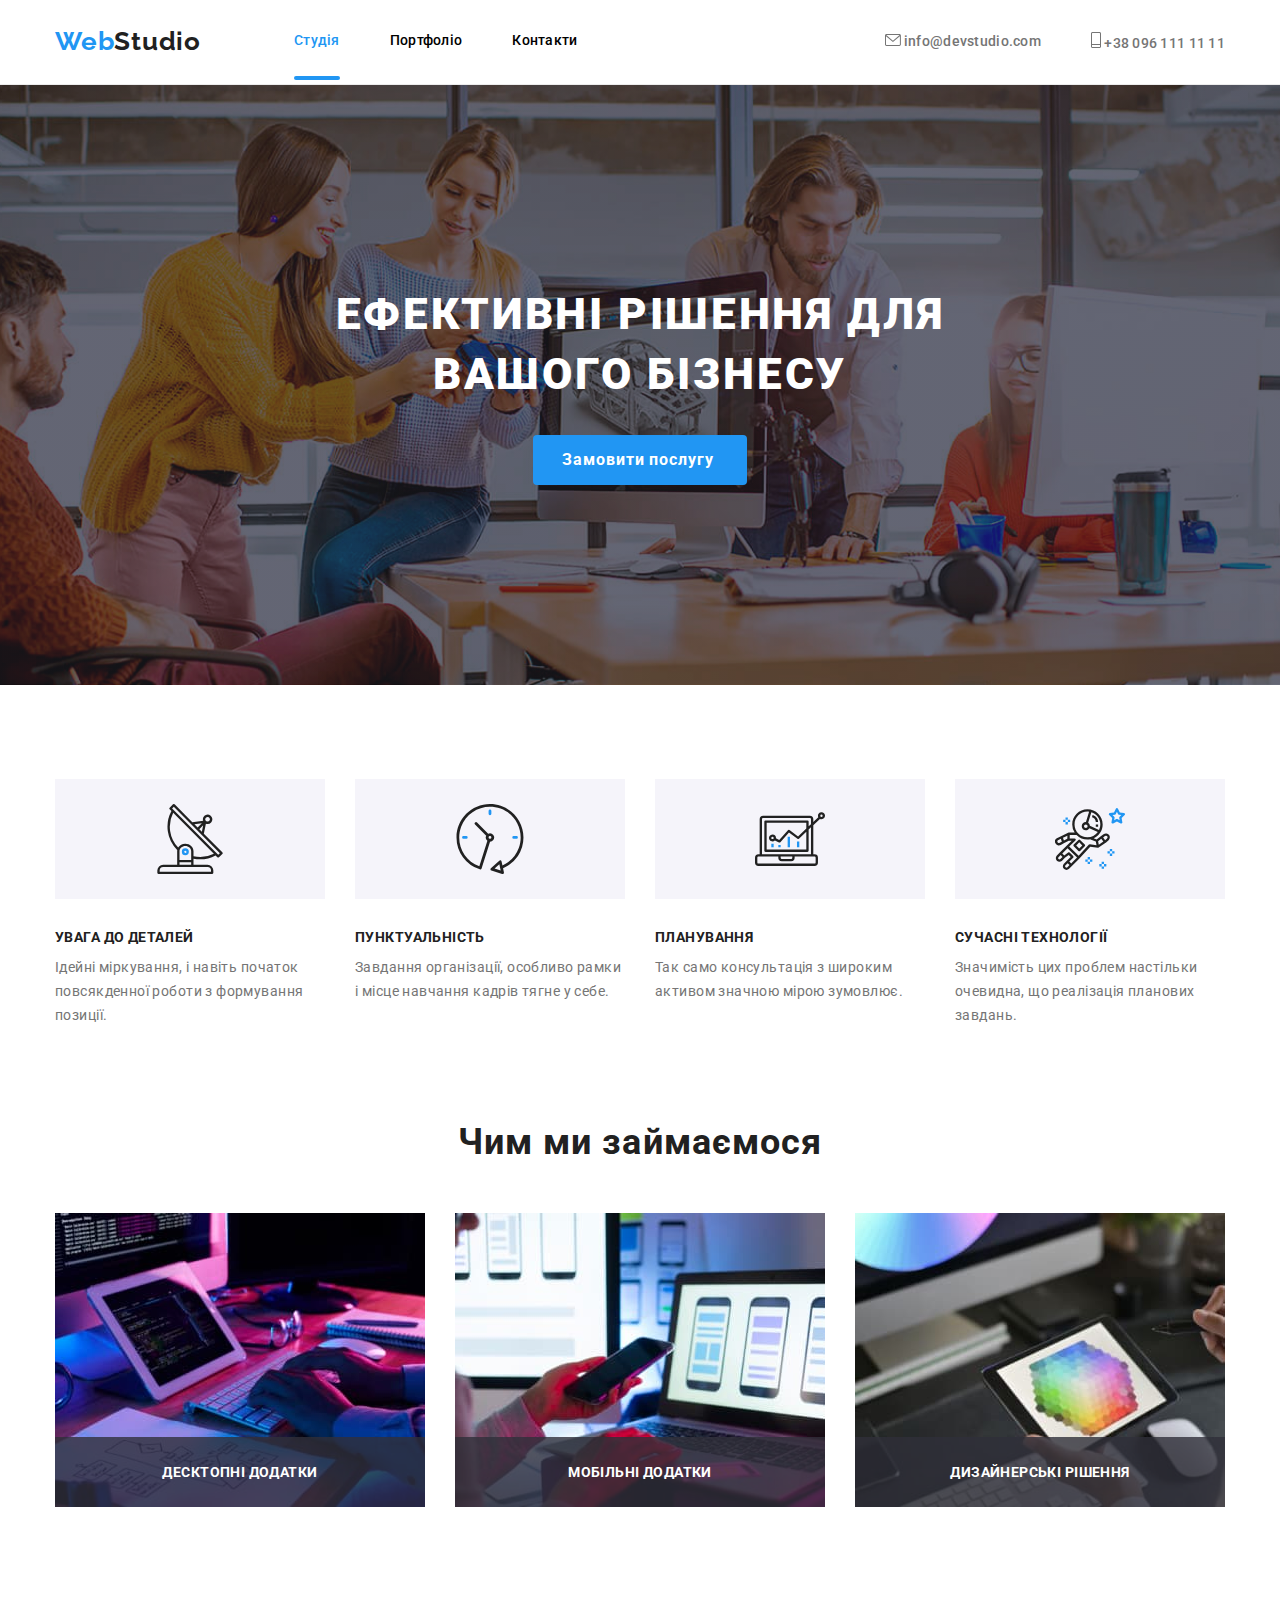
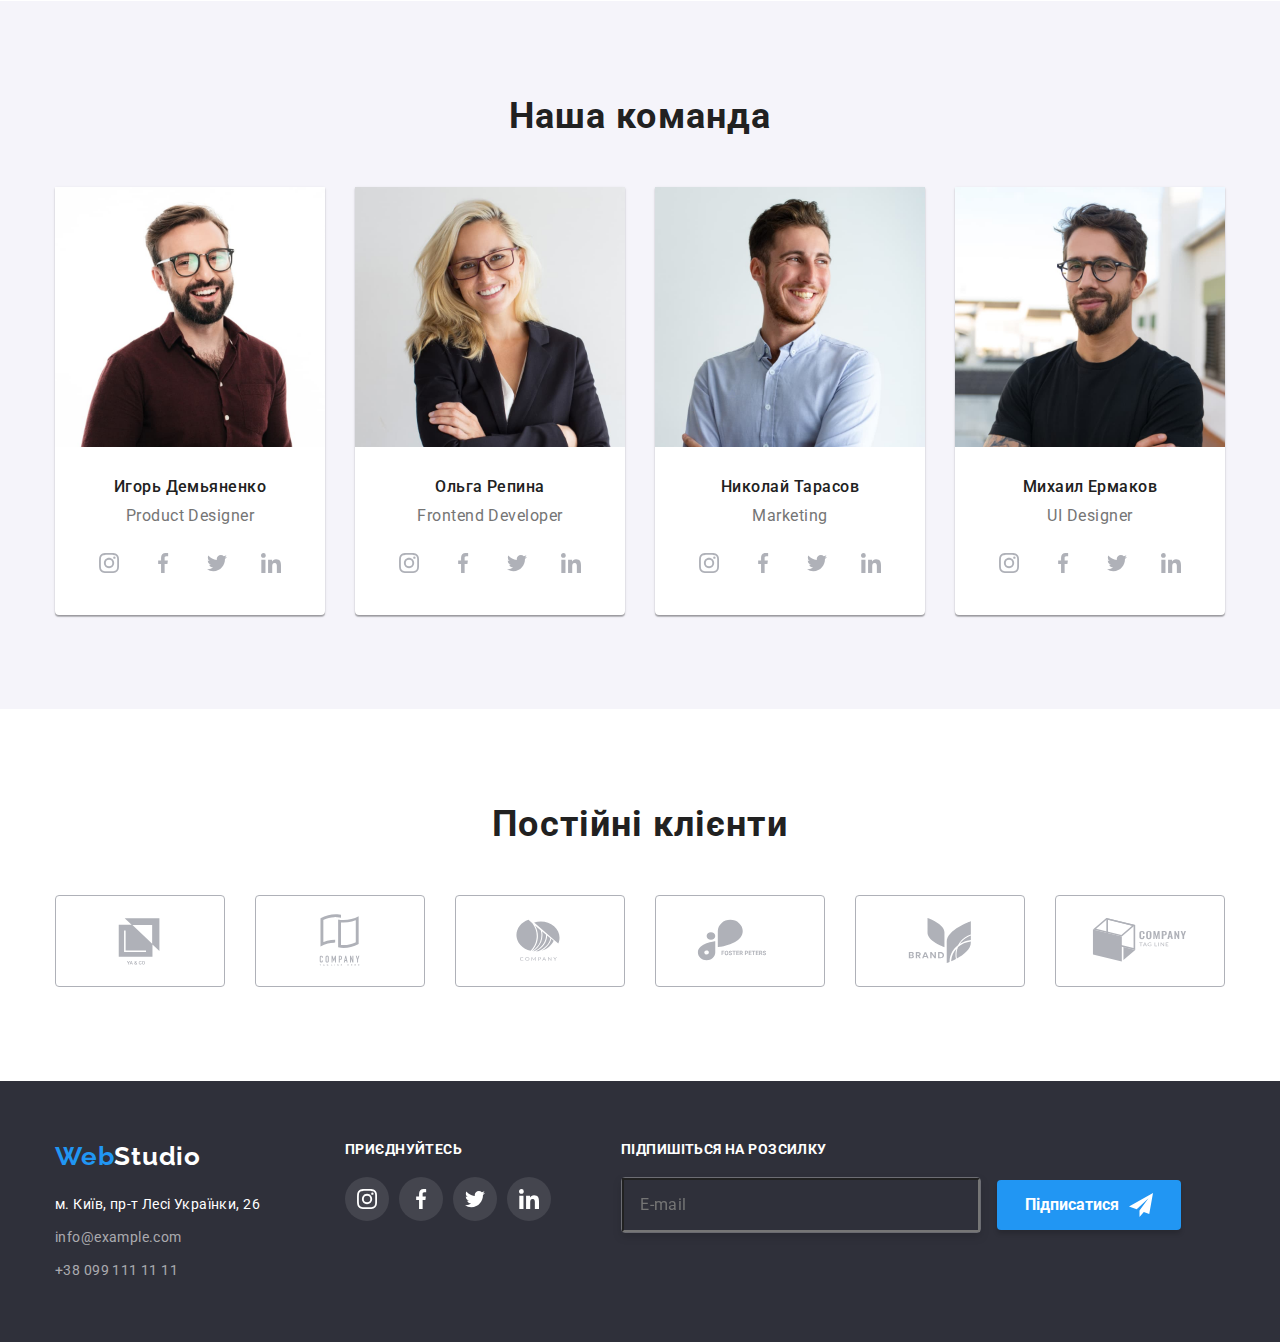
<file: index.html>
<!DOCTYPE html>
<html lang="uk">
  <head>
    <meta charset="UTF-8" />
    <meta http-equiv="X-UA-Compatible" content="IE=edge" />
    <meta name="viewport" content="width=device-width, initial-scale=1.0" />
    <link
      rel="stylesheet"
      href="https://cdnjs.cloudflare.com/ajax/libs/modern-normalize/1.1.0/modern-normalize.min.css"
    />
    <!-- Fonts start -->
    <link rel="preconnect" href="https://fonts.googleapis.com" />
    <link rel="preconnect" href="https://fonts.gstatic.com" crossorigin />
    <link
      href="https://fonts.googleapis.com/css2?family=Raleway:wght@700&family=Roboto:wght@400;500;700;900&display=swap"
      rel="stylesheet"
    />
    <!-- Fonts end -->

    <title>WebStudio</title>
    <link rel="stylesheet" href="./css/style.css" />
  </head>

  <body class="body" data-page="">
    <!-- heder -->

    <header class="heder">
      <div class="conteiner heder-conteiner">
        <a href="index.html" class="heder-logo link">
          <span class="logo-accent">Web</span><span class="logo-main-dark">Studio</span>
        </a>
        <nav class="heder-nav">
          <ul class="list heder-list">
            <li class="heder-item">
              <a href="index.html" class="heder-link link current">Студія</a>
            </li>
            <li class="heder-item">
              <a href="portfolio.html" class="heder-link link">Портфоліо</a>
            </li>
            <li class="heder-item">
              <a href="" class="heder-link link">Контакти</a>
            </li>
          </ul>
        </nav>
        <ul class="list heder-list">
          <li class="heder-item">
            <a href="mailto:info@devstudio.com" class="heder-link-contact link">
              <svg class="contact-icon" width="16" height="12">
                <use href="./images/icons.svg#email"></use>
              </svg>
              info@devstudio.com
            </a>
          </li>
          <li class="heder-item">
            <a href="tel:+380961111111" class="heder-link-contact link">
              <svg class="contact-icon" width="10" height="16">
                <use href="./images/icons.svg#tel"></use>
              </svg>
              +38 096 111 11 11
            </a>
          </li>
        </ul>
      </div>
    </header>

    <main>
      <!-- hero -->

      <section class="hero">
        <div class="conteiner">
          <h1 class="mail-title">Ефективні рішення для вашого бізнесу</h1>
          <button class="hero-btn" type="button" data-modal-open>Замовити послугу</button>
        </div>
      </section>

      <!-- benefits -->

      <section class="section benefist">
        <div class="conteiner">
          <h2 hidden>Наши особенности</h2>
          <ul class="list benefist-list">
            <li class="benefist-item">
              <div class="benefist-box">
                <svg class="benefist-icon" width="70" height="70">
                  <use href="./images/icons.svg#antenna"></use>
                </svg>
              </div>
              <h3 class="subtitle benefist-title">УВАГА ДО ДЕТАЛЕЙ</h3>
              <p class="benefist-desc">
                Ідейні міркування, і навіть початок повсякденної роботи з формування позиції.
              </p>
            </li>
            <li class="benefist-item">
              <div class="benefist-box">
                <svg class="benefist-icon" width="70" height="70">
                  <use href="./images/icons.svg#clock"></use>
                </svg>
              </div>
              <h3 class="subtitle benefist-title">ПУНКТУАЛЬНІСТЬ</h3>
              <p class="benefist-desc">
                Завдання організації, особливо рамки і місце навчання кадрів тягне у себе.
              </p>
            </li>
            <li class="benefist-item">
              <div class="benefist-box">
                <svg class="benefist-icon" width="70" height="70">
                  <use href="./images/icons.svg#diagram"></use>
                </svg>
              </div>
              <h3 class="subtitle benefist-title">ПЛАНУВАННЯ</h3>
              <p class="benefist-desc">
                Так само консультація з широким активом значною мірою зумовлює.
              </p>
            </li>
            <li class="benefist-item">
              <div class="benefist-box">
                <svg class="benefist-icon" width="70" height="70">
                  <use href="./images/icons.svg#astronaut"></use>
                </svg>
              </div>
              <h3 class="subtitle benefist-title">СУЧАСНІ ТЕХНОЛОГІЇ</h3>
              <p class="benefist-desc">
                Значимість цих проблем настільки очевидна, що реалізація планових завдань.
              </p>
            </li>
          </ul>
        </div>
      </section>

      <!-- work's -->

      <section class="section works">
        <div class="conteiner">
          <h2 class="title works-title">Чим ми займаємося</h2>
          <ul class="list works-list">
            <li class="works-item">
              <img
                src="./images/main/works/box1.jpg"
                alt="розробка десктопних додатків"
                width="370"
                height="294"
              />
              <div class="works-subtitle-box">
                <h3 class="works-subtitle">Десктопні додатки</h3>
              </div>
            </li>

            <li class="works-item">
              <img
                src="./images/main/works/box2.jpg"
                alt="разработка мобільних додатків"
                width="370"
                height="294"
              />
              <div class="works-subtitle-box">
                <h3 class="works-subtitle">Мобільні додатки</h3>
              </div>
            </li>
            <li class="works-item">
              <img
                src="./images/main/works/box3.jpg"
                alt="Дизайнерські рішення"
                width="370"
                height="294"
              />
              <div class="works-subtitle-box">
                <h3 class="works-subtitle">Дизайнерські рішення</h3>
              </div>
            </li>
          </ul>
        </div>
      </section>

      <!-- team -->

      <section class="section team">
        <div class="conteiner">
          <h2 class="title team-title">Наша команда</h2>
          <ul class="list team-list">
            <li class="team-item">
              <img
                src="./images/main/team/employee1.jpg"
                alt="Игорь Демьяненко"
                width="270"
                height="260"
              />
              <div class="team-images-desc">
                <h3 class="subtitle team-images">Игорь Демьяненко</h3>
                <p lang="en" class="team-desc">Product Designer</p>
                <ul class="social list">
                  <li class="social-item">
                    <a
                      class="social-link link"
                      href=""
                      target="_blank"
                      rel="nooperent noreferrer"
                      aria-label="instagram"
                    >
                      <svg class="social-icon" width="20" height="20">
                        <use href="./images/icons.svg#instagram"></use>
                      </svg>
                    </a>
                  </li>
                  <li class="social-item">
                    <a
                      class="social-link link"
                      href=""
                      target="_blank"
                      rel="nooperent noreferrer"
                      aria-label="facebook"
                    >
                      <svg class="social-icon" width="20" height="20">
                        <use href="./images/icons.svg#facebook"></use>
                      </svg>
                    </a>
                  </li>
                  <li class="social-item">
                    <a
                      class="social-link link"
                      href=""
                      target="_blank"
                      rel="nooperent noreferrer"
                      aria-label="twitter"
                    >
                      <svg class="social-icon" width="20" height="20">
                        <use href="./images/icons.svg#twitter"></use>
                      </svg>
                    </a>
                  </li>
                  <li class="social-item">
                    <a
                      class="social-link link"
                      href=""
                      target="_blank"
                      rel="nooperent noreferrer"
                      aria-label="Linkedin"
                    >
                      <svg class="social-icon" width="20" height="20">
                        <use href="./images/icons.svg#linkedin"></use>
                      </svg>
                    </a>
                  </li>
                </ul>
              </div>
            </li>
            <li class="team-item">
              <img
                src="./images/main/team/employee2.jpg"
                alt="Ольга Репина"
                width="270"
                height="260"
              />
              <div class="team-images-desc">
                <h3 class="subtitle team-images">Ольга Репина</h3>
                <p lang="en" class="team-desc">Frontend Developer</p>
                <ul class="social list">
                  <li class="social-item">
                    <a
                      class="social-link link"
                      href=""
                      target="_blank"
                      rel="nooperent noreferrer"
                      aria-label="instagram"
                    >
                      <svg class="social-icon" width="20" height="20">
                        <use href="./images/icons.svg#instagram"></use>
                      </svg>
                    </a>
                  </li>
                  <li class="social-item">
                    <a
                      class="social-link link"
                      href=""
                      target="_blank"
                      rel="nooperent noreferrer"
                      aria-label="facebook"
                    >
                      <svg class="social-icon" width="20" height="20">
                        <use href="./images/icons.svg#facebook"></use>
                      </svg>
                    </a>
                  </li>
                  <li class="social-item">
                    <a
                      class="social-link link"
                      href=""
                      target="_blank"
                      rel="nooperent noreferrer"
                      aria-label="twitter"
                    >
                      <svg class="social-icon" width="20" height="20">
                        <use href="./images/icons.svg#twitter"></use>
                      </svg>
                    </a>
                  </li>
                  <li class="social-item">
                    <a
                      class="social-link link"
                      href=""
                      target="_blank"
                      rel="nooperent noreferrer"
                      aria-label="Linkedin"
                    >
                      <svg class="social-icon" width="20" height="20">
                        <use href="./images/icons.svg#linkedin"></use>
                      </svg>
                    </a>
                  </li>
                </ul>
              </div>
            </li>
            <li class="team-item">
              <img
                src="./images/main/team/employee3.jpg"
                alt="Николай Тарасов"
                width="270"
                height="260"
              />
              <div class="team-images-desc">
                <h3 class="subtitle team-images">Николай Тарасов</h3>
                <p lang="en" class="team-desc">Marketing</p>
                <ul class="social list">
                  <li class="social-item">
                    <a
                      class="social-link link"
                      href=""
                      target="_blank"
                      rel="nooperent noreferrer"
                      aria-label="instagram"
                    >
                      <svg class="social-icon" width="20" height="20">
                        <use href="./images/icons.svg#instagram"></use>
                      </svg>
                    </a>
                  </li>
                  <li class="social-item">
                    <a
                      class="social-link link"
                      href=""
                      target="_blank"
                      rel="nooperent noreferrer"
                      aria-label="facebook"
                    >
                      <svg class="social-icon" width="20" height="20">
                        <use href="./images/icons.svg#facebook"></use>
                      </svg>
                    </a>
                  </li>
                  <li class="social-item">
                    <a
                      class="social-link link"
                      href=""
                      target="_blank"
                      rel="nooperent noreferrer"
                      aria-label="twitter"
                    >
                      <svg class="social-icon" width="20" height="20">
                        <use href="./images/icons.svg#twitter"></use>
                      </svg>
                    </a>
                  </li>
                  <li class="social-item">
                    <a
                      class="social-link link"
                      href=""
                      target="_blank"
                      rel="nooperent noreferrer"
                      aria-label="Linkedin"
                    >
                      <svg class="social-icon" width="20" height="20">
                        <use href="./images/icons.svg#linkedin"></use>
                      </svg>
                    </a>
                  </li>
                </ul>
              </div>
            </li>
            <li class="team-item">
              <img
                src="./images/main/team/employee4.jpg"
                alt="Михаил Ермаков"
                width="270"
                height="260"
              />
              <div class="team-images-desc">
                <h3 class="subtitle team-images">Михаил Ермаков</h3>
                <p lang="en" class="team-desc">UI Designer</p>
                <ul class="social list">
                  <li class="social-item">
                    <a
                      class="social-link link"
                      href=""
                      target="_blank"
                      rel="nooperent noreferrer"
                      aria-label="instagram"
                    >
                      <svg class="social-icon" width="20" height="20">
                        <use href="./images/icons.svg#instagram"></use>
                      </svg>
                    </a>
                  </li>
                  <li class="social-item">
                    <a
                      class="social-link link"
                      href=""
                      target="_blank"
                      rel="nooperent noreferrer"
                      aria-label="facebook"
                    >
                      <svg class="social-icon" width="20" height="20">
                        <use href="./images/icons.svg#facebook"></use>
                      </svg>
                    </a>
                  </li>
                  <li class="social-item">
                    <a
                      class="social-link link"
                      href=""
                      target="_blank"
                      rel="nooperent noreferrer"
                      aria-label="twitter"
                    >
                      <svg class="social-icon" width="20" height="20">
                        <use href="./images/icons.svg#twitter"></use>
                      </svg>
                    </a>
                  </li>
                  <li class="social-item">
                    <a
                      class="social-link link"
                      href=""
                      target="_blank"
                      rel="nooperent noreferrer"
                      aria-label="Linkedin"
                    >
                      <svg class="social-icon" width="20" height="20">
                        <use href="./images/icons.svg#linkedin"></use>
                      </svg>
                    </a>
                  </li>
                </ul>
              </div>
            </li>
          </ul>
        </div>
      </section>

      <!-- Clients -->

      <section class="section client-section">
        <div class="container">
          <h2 class="title">Постійні клієнти</h2>
          <ul class="list clients-list">
            <li class="item">
              <a href="" class="client-link">
                <svg class="icon" width="106" height="60">
                  <use href="./images/icons.svg#logo-1"></use>
                </svg>
              </a>
            </li>
            <li class="item">
              <a href="" class="client-link">
                <svg class="icon" width="106" height="60">
                  <use href="./images/icons.svg#logo-2"></use>
                </svg>
              </a>
            </li>
            <li class="item">
              <a href="" class="client-link">
                <svg class="icon" width="106" height="60">
                  <use href="./images/icons.svg#logo-3"></use>
                </svg>
              </a>
            </li>
            <li class="item">
              <a href="" class="client-link">
                <svg class="icon" width="106" height="60">
                  <use href="./images/icons.svg#logo-4"></use>
                </svg>
              </a>
            </li>
            <li class="item">
              <a href="" class="client-link">
                <svg class="icon" width="106" height="60">
                  <use href="./images/icons.svg#logo-5"></use>
                </svg>
              </a>
            </li>
            <li class="item">
              <a href="" class="client-link">
                <svg class="icon" width="106" height="60">
                  <use href="./images/icons.svg#logo-6"></use>
                </svg>
              </a>
            </li>
          </ul>
        </div>
      </section>
    </main>

    <!-- footer -->

    <footer class="footer">
      <div class="footer-box">
        <div class="footer-conteiner">
          <a href="index.html" class="footer-logo link">
            <span class="logo-accent">Web</span><span class="logo-main-light">Studio</span>
          </a>
          <address class="contact-adderss">
            <p class="contact-address-desc">м. Київ, пр-т Лесі Українки, 26</p>
            <ul class="list contact-list">
              <li class="contact-item">
                <a href="mailto:info@example.com" class="contact-link link">info@example.com</a>
              </li>
              <li class="contact-item">
                <a href="tel:+380991111111" class="contact-link link">+38 099 111 11 11</a>
              </li>
            </ul>
          </address>
        </div>
        <div class="footer-social">
          <h2 class="footer-social-title">приєднуйтесь</h2>
          <ul class="list footer-social-list">
            <li class="item">
              <a
                class="footer-social-link social-link link"
                href=""
                target="_blank"
                rel="nooperent noreferrer"
                aria-label="instagram"
              >
                <svg class="footer-social-icon" width="20" height="20">
                  <use href="./images/icons.svg#instagram"></use>
                </svg>
              </a>
            </li>
            <li class="item">
              <a
                class="footer-social-link social-link link"
                href=""
                target="_blank"
                rel="nooperent noreferrer"
                aria-label="facebook"
              >
                <svg class="footer-social-icon" width="20" height="20">
                  <use href="./images/icons.svg#facebook"></use>
                </svg>
              </a>
            </li>
            <li class="item">
              <a
                class="footer-social-link social-link link"
                href=""
                target="_blank"
                rel="nooperent noreferrer"
                aria-label="twitter"
              >
                <svg class="footer-social-icon" width="20" height="20">
                  <use href="./images/icons.svg#twitter"></use>
                </svg>
              </a>
            </li>
            <li class="item">
              <a
                class="footer-social-link social-link link"
                href=""
                target="_blank"
                rel="nooperent noreferrer"
                aria-label="Linkedin"
              >
                <svg class="footer-social-icon" width="20" height="20">
                  <use href="./images/icons.svg#linkedin"></use>
                </svg>
              </a>
            </li>
          </ul>
        </div>
        <div class="footer-register-form">
          <h2 class="footer-register-form-list">Підпишіться на розсилку</h2>
          <label class="footer-register-label">
            <input class="footer-register-input" name="email" type="email" placeholder="E-mail" />
          </label>

          <button class="footer-register-btn" type="submit">
            Підписатися
            <svg class="footer-register-btn-icon" width="24" height="24">
              <use href="./images/icons.svg#icon-send"></use>
            </svg>
          </button>
        </div>
      </div>
    </footer>

    <!-- Modal window -->

    <div class="backdrop is-hidden" data-modal>
      <div class="modal">
        <button class="modal-btn" data-modal-close>
          <svg class="modal-btn-icon" width="18" height="18">
            <use href="./images/icons.svg#icon-close"></use>
          </svg>
        </button>
        <form class="register-form" name="modal-form">
          <strong class="register-form-title">Залиште свої дані, ми вам передзвонимо</strong>

          <div class="register-form-group" role="group">
            <label class="regisret-form-wrap">
              <span class="register-form-label">Ім'я</span>

              <input class="register-form-input" name="name" type="text" />
              <svg class="register-form-icon" width="18" height="18">
                <use href="./images/icons.svg#modal-person"></use>
              </svg>
            </label>

            <label class="regisret-form-wrap">
              <span class="register-form-label">Телефон</span>

              <input class="register-form-input" name="phone" type="tel" />
              <svg class="register-form-icon" width="18" height="18">
                <use href="./images/icons.svg#modal-phone"></use>
              </svg>
            </label>

            <label class="regisret-form-wrap">
              <span class="register-form-label">Пошта</span>
              <input class="register-form-input" name="email" type="email" />
              <svg class="register-form-icon" width="18" height="18">
                <use href="./images/icons.svg#modal-email "></use>
              </svg>
            </label>

            <label class="regisret-form-wrap">
              <span class="register-form-label">Коментар</span>
              <textarea
                class="register-form-massege"
                name="feedback"
                rows="5"
                placeholder="Введіть текст"
              ></textarea>
            </label>

            <label class="register-form-agreement">
              <input class="register-checkbox visuaaly-hidden" type="checkbox" name="agreement" />
              <svg class="register-icon" width="16" height="15">
                <use
                  class="register-icon-uncheck"
                  href="./images/icons.svg#modal-checkbox-border"
                ></use>
                <use
                  class="register-icon-check"
                  href="./images/icons.svg#modal-checkbox-check"
                ></use>
              </svg>

              <span class="register-form-agreement-text">
                Погоджуюся з розсилкою та приймаю
                <a class="register-form-agreement-link" href="">Умови договору</a>
              </span>
            </label>

            <button class="register-form-btn" type="submit">Відправити</button>
          </div>
        </form>
      </div>
    </div>

    <script src="./JS/modal.js"></script>
  </body>
</html>
</file>
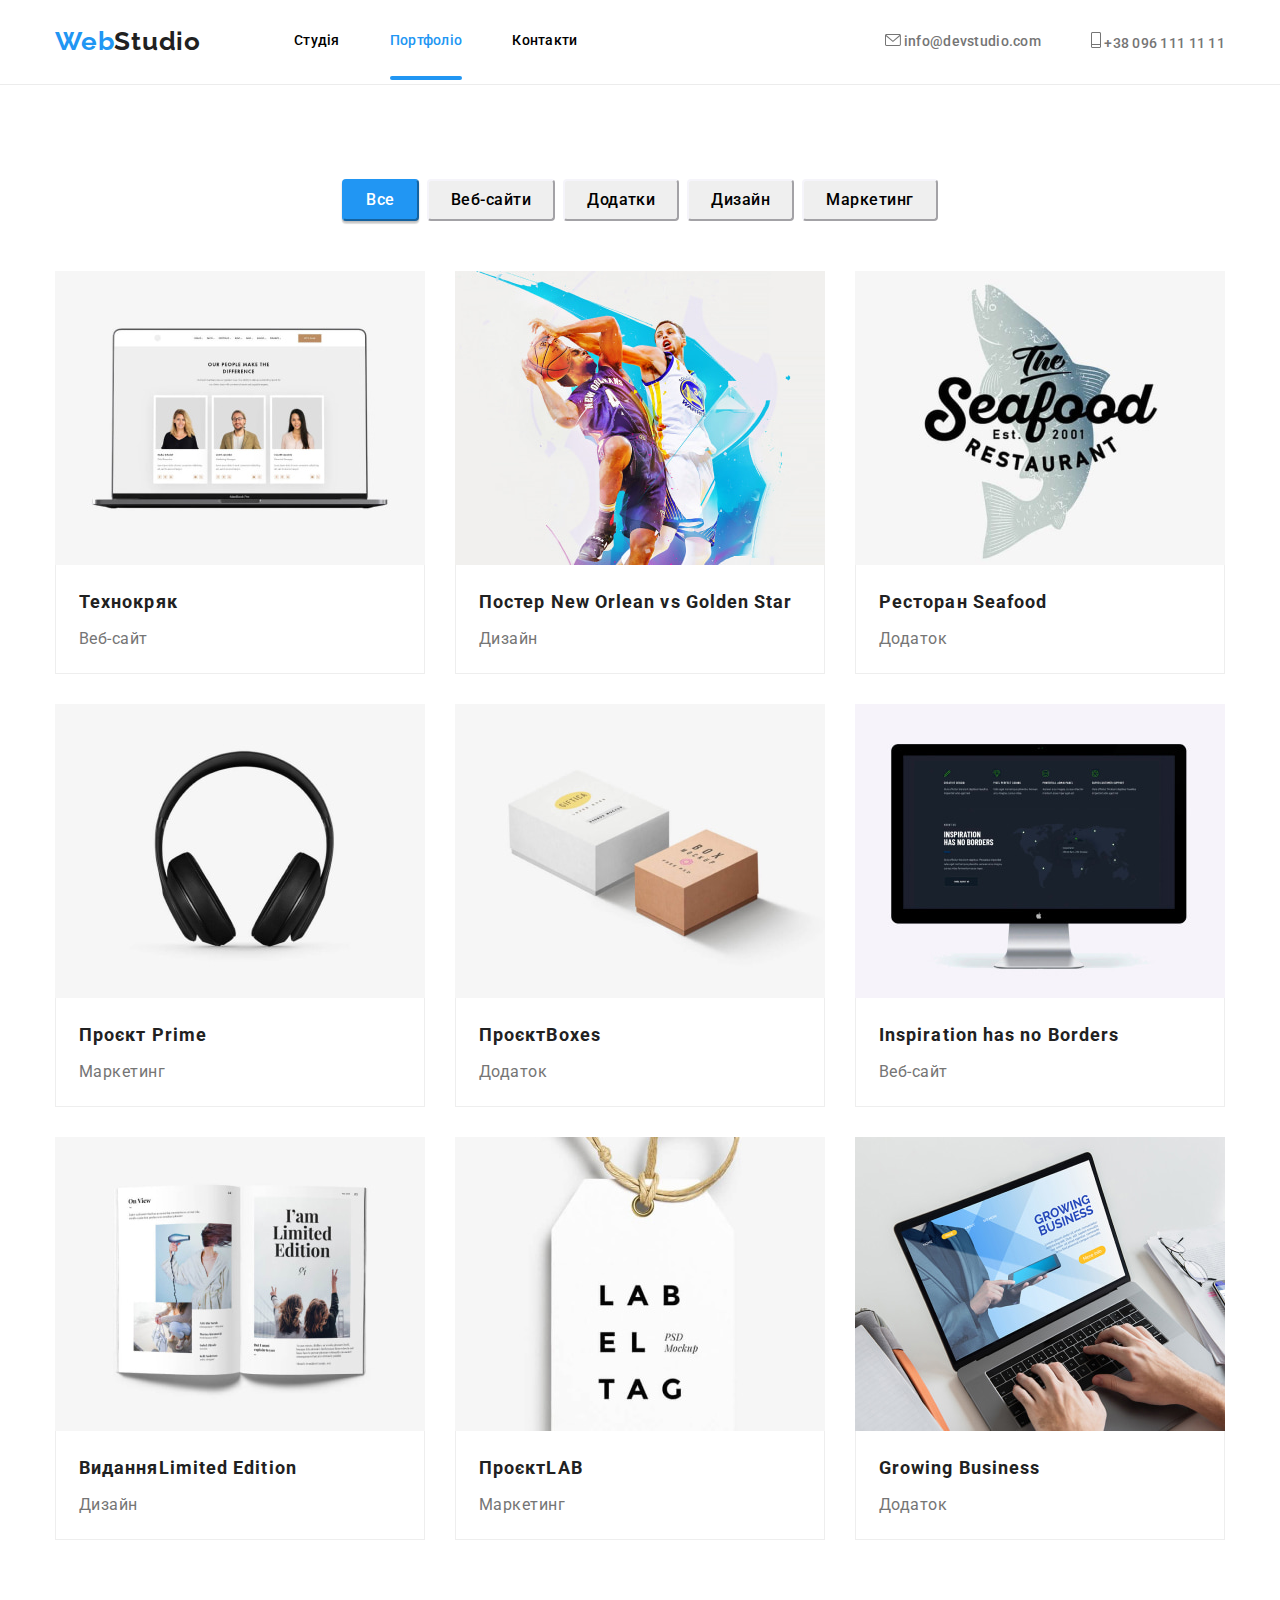
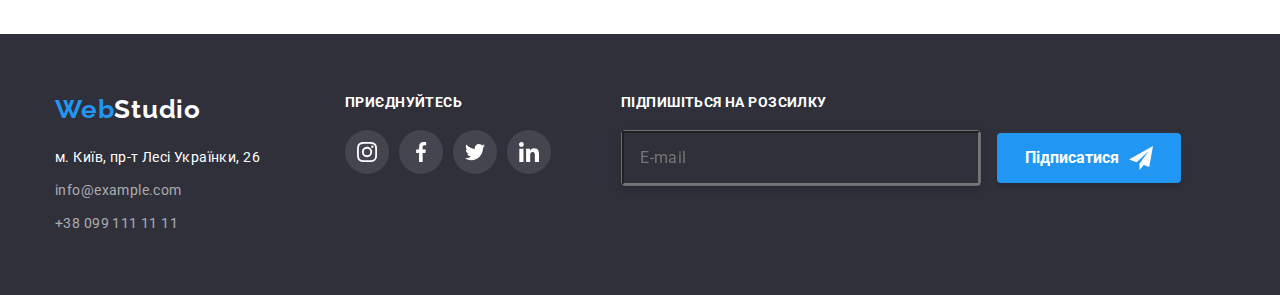
<file: portfolio.html>
<!DOCTYPE html>
<html lang="uk">
  <head>
    <meta charset="UTF-8" />
    <meta http-equiv="X-UA-Compatible" content="IE=edge" />
    <meta name="viewport" content="width=device-width, initial-scale=1.0" />

    <link
      rel="stylesheet"
      href="https://cdnjs.cloudflare.com/ajax/libs/modern-normalize/1.1.0/modern-normalize.min.css"
    />

    <!-- Fonts start -->
    <link rel="preconnect" href="https://fonts.googleapis.com" />
    <link rel="preconnect" href="https://fonts.gstatic.com" crossorigin />
    <link
      href="https://fonts.googleapis.com/css2?family=Raleway:wght@700&family=Roboto:wght@400;500;700;900&display=swap"
      rel="stylesheet"
    />
    <!-- Fonts end -->

    <title>Portfolio</title>
    <link rel="stylesheet" href="./css/style.css" />
  </head>

  <body class="body">
    <!-- heder -->
    <header class="heder">
      <div class="conteiner heder-conteiner">
        <a href="index.html" class="heder-logo link">
          <span class="logo-accent">Web</span><span class="logo-main-dark">Studio</span>
        </a>
        <nav class="heder-nav">
          <ul class="list heder-list">
            <li class="heder-item">
              <a href="index.html" class="heder-link link">Студія</a>
            </li>
            <li class="heder-item">
              <a href="portfolio.html" class="heder-link link current">Портфоліо</a>
            </li>
            <li class="heder-item">
              <a href="" class="heder-link link">Контакти</a>
            </li>
          </ul>
        </nav>
        <ul class="list heder-list">
          <li class="heder-item">
            <a href="mailto:info@devstudio.com" class="heder-link-contact link">
              <svg class="contact-icon" width="16" height="12">
                <use href="./images/icons.svg#email"></use>
              </svg>
              info@devstudio.com
            </a>
          </li>
          <li class="heder-item">
            <a href="tel:+380961111111" class="heder-link-contact link">
              <svg class="contact-icon" width="10" height="16">
                <use href="./images/icons.svg#tel"></use>
              </svg>
              +38 096 111 11 11
            </a>
          </li>
        </ul>
      </div>
    </header>

    <main>
      <!-- portfolio-filter -->

      <section class="section">
        <div class="conteiner portfolio">
          <h1 hidden>Вибір рабіт</h1>
          <ul class="list portfolio-filret-list">
            <li class="portfolio-filter-item">
              <button type="button" class="btn portfolio-bnt-current">Все</button>
            </li>
            <li class="portfolio-filter-item">
              <button type="button" class="btn portfolio-btn">Веб-сайти</button>
            </li>
            <li class="portfolio-filter-item">
              <button type="button" class="btn portfolio-btn">Додатки</button>
            </li>
            <li class="portfolio-filter-item">
              <button type="button" class="btn portfolio-btn">Дизайн</button>
            </li>
            <li class="portfolio-filter-item">
              <button type="button" class="btn portfolio-btn">Маркетинг</button>
            </li>
          </ul>

          <!-- portfolio -->

          <h2 hidden>Портфоліо</h2>
          <ul class="list portfolio-list">
            <li class="portfolio-item">
              <a href="" class="portfolio-link link">
                <div class="work-thumb">
                  <img
                    src="./images/portfolio/project1.jpg"
                    alt="фотографии работников"
                    width="370"
                    height="294"
                  />
                  <div class="overlay">
                    <p class="overlay-text">
                      Ресурс пропонує комплексні пропозиції з різним рівнем функціоналу та сервісів.
                      Все це дозволить відвідувачу отримати вичерпні відомості про компанію чи
                      приватну особу.
                    </p>
                  </div>
                </div>
                <div class="portfolio-item-desc">
                  <h3 class="subtitle portfolio-title">Технокряк</h3>
                  <p class="portfolio-desc">Веб-сайт</p>
                </div>
              </a>
            </li>
            <li class="portfolio-item">
              <a href="" class="portfolio-link link">
                <img
                  src="./images/portfolio/project2.jpg"
                  alt=",баскетбольний постер"
                  width="370"
                  height="294"
                />
                <div class="portfolio-item-desc">
                  <h3 class="subtitle portfolio-title">
                    Постер <span lang="en">New Orlean vs Golden Star</span>
                  </h3>
                  <p class="portfolio-desc">Дизайн</p>
                </div>
              </a>
            </li>
            <li class="portfolio-item">
              <a href="" class="portfolio-link link">
                <img
                  src="./images/portfolio/project3.jpg"
                  alt="логотип рыбного ресторана"
                  width="370"
                  height="294"
                />
                <div class="portfolio-item-desc">
                  <h3 class="subtitle portfolio-title">Ресторан <span lang="en">Seafood</span></h3>
                  <p class="portfolio-desc">Додаток</p>
                </div>
              </a>
            </li>
            <li class="portfolio-item">
              <a href="" class="portfolio-link link">
                <img
                  src="./images/portfolio/project4.jpg"
                  alt="наушники"
                  width="370"
                  height="294"
                />
                <div class="portfolio-item-desc">
                  <h3 class="subtitle portfolio-title">Проєкт <span lang="en">Prime</span></h3>
                  <p class="portfolio-desc">Маркетинг</p>
                </div>
              </a>
            </li>
            <li class="portfolio-item">
              <a href="" class="portfolio-link link">
                <img
                  src="./images/portfolio/project5.jpg"
                  alt="две коробки"
                  width="370"
                  height="294"
                />
                <div class="portfolio-item-desc">
                  <h3 class="subtitle portfolio-title">Проєкт<span lang="en">Boxes</span></h3>
                  <p class="portfolio-desc">Додаток</p>
                </div>
              </a>
            </li>
            <li class="portfolio-item">
              <a href="" class="portfolio-link link">
                <img
                  src="./images/portfolio/project6.jpg"
                  alt="монитор с изображением гаввной страници Веб-сайта"
                  width="370"
                  height="294"
                />
                <div class="portfolio-item-desc">
                  <h3 class="subtitle portfolio-title" lang="en">Inspiration has no Borders</h3>
                  <p class="portfolio-desc">Веб-сайт</p>
                </div>
              </a>
            </li>
            <li class="portfolio-item">
              <a href="" class="portfolio-link link">
                <img
                  src="./images/portfolio/project7.jpg"
                  alt="раскрытая книга с фотографиями"
                  width="370"
                  height="294"
                />
                <div class="portfolio-item-desc">
                  <h3 class="subtitle portfolio-title">
                    Видання<span lang="en">Limited Edition</span>
                  </h3>
                  <p class="portfolio-desc">Дизайн</p>
                </div>
              </a>
            </li>
            <li class="portfolio-item">
              <a href="" class="portfolio-link link">
                <img
                  src="./images/portfolio/project8.jpg"
                  alt=",бирка с текстом"
                  width="370"
                  height="294"
                />
                <div class="portfolio-item-desc">
                  <h3 class="subtitle portfolio-title">Проєкт<span lang="en">LAB</span></h3>
                  <p class="portfolio-desc">Маркетинг</p>
                </div>
              </a>
            </li>
            <li class="portfolio-item">
              <a href="" class="portfolio-link link">
                <img
                  src="./images/portfolio/project9.jpg"
                  alt="руки набирают текст на клавиатуре ноутбука"
                  width="370"
                  height="294"
                />
                <div class="portfolio-item-desc">
                  <h3 class="subtitle portfolio-title" lang="en">Growing Business</h3>
                  <p class="portfolio-desc">Додаток</p>
                </div>
              </a>
            </li>
          </ul>
        </div>
      </section>
    </main>

    <!-- footer -->

    <footer class="footer">
      <div class="footer-box">
        <div class="footer-conteiner">
          <a href="index.html" class="footer-logo link">
            <span class="logo-accent">Web</span><span class="logo-main-light">Studio</span>
          </a>
          <address class="contact-adderss">
            <p class="contact-address-desc">м. Київ, пр-т Лесі Українки, 26</p>
            <ul class="list contact-list">
              <li class="contact-item">
                <a href="mailto:info@example.com" class="contact-link link">info@example.com</a>
              </li>
              <li class="contact-item">
                <a href="tel:+380991111111" class="contact-link link">+38 099 111 11 11</a>
              </li>
            </ul>
          </address>
        </div>
        <div class="footer-social">
          <h2 class="footer-social-title">приєднуйтесь</h2>
          <ul class="list footer-social-list">
            <li class="item">
              <a
                class="footer-social-link social-link link"
                href=""
                target="_blank"
                rel="nooperent noreferrer"
                aria-label="instagram"
              >
                <svg class="footer-social-icon" width="20" height="20">
                  <use href="./images/icons.svg#instagram"></use>
                </svg>
              </a>
            </li>
            <li class="item">
              <a
                class="footer-social-link social-link link"
                href=""
                target="_blank"
                rel="nooperent noreferrer"
                aria-label="facebook"
              >
                <svg class="footer-social-icon" width="20" height="20">
                  <use href="./images/icons.svg#facebook"></use>
                </svg>
              </a>
            </li>
            <li class="item">
              <a
                class="footer-social-link social-link link"
                href=""
                target="_blank"
                rel="nooperent noreferrer"
                aria-label="twitter"
              >
                <svg class="footer-social-icon" width="20" height="20">
                  <use href="./images/icons.svg#twitter"></use>
                </svg>
              </a>
            </li>
            <li class="item">
              <a
                class="footer-social-link social-link link"
                href=""
                target="_blank"
                rel="nooperent noreferrer"
                aria-label="Linkedin"
              >
                <svg class="footer-social-icon" width="20" height="20">
                  <use href="./images/icons.svg#linkedin"></use>
                </svg>
              </a>
            </li>
          </ul>
        </div>
        <div class="footer-register-form">
          <h2 class="footer-register-form-list">Підпишіться на розсилку</h2>
          <label class="footer-register-label">
            <input class="footer-register-input" name="email" type="email" placeholder="E-mail" />
          </label>

          <button class="footer-register-btn" type="submit">
            Підписатися
            <svg class="footer-register-btn-icon" width="24" height="24">
              <use href="./images/icons.svg#icon-send"></use>
            </svg>
          </button>
        </div>
      </div>
    </footer>
  </body>
</html>
</file>
<file: css/style.css>
:root {
  --primery-text-color: #212121;
  --text-color: #757575;
  --accent-color: #2196f3;
  --white-color: #ffffff;
  --social-link-color: #afb1b8;

  --backgraund1: #2f303a;
  --background3: #f5f4fa;

  --main-font: Roboto;
  --secondary-font: Raleway;

  --animation: 250ms cubic-bezier(0.4, 0, 0.2, 1);
}

h1,
h2,
h3,
h4,
h5,
h6,
p {
  margin: 0px;
}

img {
  display: block;
}

.body {
  color: var(--primery-text-color);
  font-family: var(--main-font), sans-serif;
}

.no-scroll {
  overflow: hidden;
}

.conteiner {
  width: 1200px;
  padding: 0 15px;
  margin-left: auto;
  margin-right: auto;
}

.list {
  list-style: none;
  padding: 0;
  margin: 0;
}

.link {
  font-style: normal;
  text-decoration: none;
}

.title {
  font-weight: 700;
  font-size: 36px;
  line-height: calc(42 / 36);
  text-align: center;
  letter-spacing: 0.03em;
  margin-bottom: 50px;
}
.subtitle {
  margin-bottom: 10px;
}

.section {
  padding-top: 94px;
  max-width: 1600px;
  margin-left: auto;
  margin-right: auto;
}

.visuaaly-hidden {
  position: absolute;
  white-space: nowrap;
  width: 1px;
  height: 1px;
  overflow: hidden;
  border: 0;
  padding: 0;
  clip: rect(0 0 0 0);
  clip-path: inset(50%);
  margin: -1px;
}

/* Header */

.heder {
  border-bottom: 1px solid #ececec;
}

.heder-conteiner {
  display: flex;
  align-items: center;
}

.heder-logo {
  margin-right: 93px;
  padding-top: 24px;
  padding-bottom: 25px;
}

.heder-nav {
  margin-right: auto;
}

.heder-list {
  display: flex;
  gap: 50px;
}

.heder-link {
  display: block;
  font-weight: 500;
  font-size: 14px;
  line-height: calc(16 / 14);
  letter-spacing: 0.02em;
  color: initial;
  padding-top: 32px;
  padding-bottom: 32px;
  transition: color var(--animation);
}

.heder-link:hover,
.heder-link:focus {
  color: var(--accent-color);
}

.current {
  position: relative;
  color: var(--accent-color);
}

.current::after {
  content: '';
  position: relative;
  bottom: -28px;
  left: 0;

  display: block;
  width: 100%;
  height: 4px;

  background: var(--accent-color);
  border-radius: 2px;
}

.heder-link-contact {
  color: var(--text-color);
  text-decoration: none;
  font-weight: 500;
  font-size: 14px;
  line-height: calc(16 / 14);
  letter-spacing: 0.02em;
  padding-top: 32px;
  padding-bottom: 32px;
  transition: color var(--animation);
}

.heder-link-contact:hover,
.heder-link-contact:focus {
  color: var(--accent-color);
}

.contact-icon {
  fill: currentColor;
}

.logo-accent {
  font-family: var(--secondary-font);
  font-weight: 700;
  font-size: 26px;
  line-height: calc(31 / 26);
  letter-spacing: 0.03em;
  color: var(--accent-color);
}

.logo-main-dark {
  font-family: var(--secondary-font);
  font-weight: 700;
  font-size: 26px;
  line-height: calc(31 / 26);
  letter-spacing: 0.03em;
  color: var(--primery-text-color);
}

.logo-main-light {
  font-family: var(--secondary-font);
  font-weight: 700;
  font-size: 26px;
  line-height: calc(31 / 26);
  letter-spacing: 0.03em;
  color: var(--white-color);
}

/* HERO */

.hero {
  max-width: 1600px;
  margin-left: auto;
  margin-right: auto;
  background-color: var(--backgraund1);
  background-image: linear-gradient(90deg, rgba(47, 48, 58, 0.4), rgba(47, 48, 58, 0.4)),
    url(../images/main/hero/hero-bg.png);
  background-repeat: no-repeat;
  background-position: center;
  background-size: cover;
  padding-top: 200px;
  padding-bottom: 200px;
}
.mail-title {
  font-weight: 900;
  color: var(--white-color);
  font-size: 44px;
  line-height: 1.36;
  text-align: center;
  letter-spacing: 0.06em;
  text-transform: uppercase;
  margin-bottom: 30px;
  width: 696px;
  margin-left: auto;
  margin-right: auto;
}

.hero-btn {
  display: block;
  font-family: var(--main-font);
  font-weight: 700;
  font-size: 16px;
  line-height: calc(30 / 16);
  letter-spacing: 0.06em;
  background-color: var(--accent-color);
  color: var(--white-color);
  cursor: pointer;
  border-radius: 4px;
  border: none;
  min-width: 200px;
  min-height: 50px;
  max-width: 250px;
  padding: 9px 33px 9px 29px;
  margin: 0 auto;
}

/* Benefist */

.benefist-list {
  display: flex;
  gap: 30px;
}
.benefist-box {
  height: 120px;
  background-color: var(--background3);
  display: flex;
  align-items: center;
  justify-content: center;
  margin-bottom: 30px;
}

.benefist-item {
  width: 270px;
}

.benefist-title {
  font-weight: 700;
  font-size: 14px;
  line-height: calc(16 / 14);
  letter-spacing: 0.03em;
  text-transform: uppercase;
}

.benefist-desc {
  font-weight: 400;
  font-size: 14px;
  line-height: calc(24 / 14);
  letter-spacing: 0.03em;
  color: var(--text-color);
}

/* WORK'S */

.works {
  padding-bottom: 94px;
}

.works-list {
  display: flex;
  gap: 30px;
}

.works-item {
  position: relative;
}

.works-subtitle-box {
  width: 100%;
  padding-top: 27px;
  padding-bottom: 27px;
  background-color: rgba(47, 48, 58, 0.8);

  position: absolute;
  top: 224px;
}

.works-subtitle {
  color: var(--white-color);
  font-weight: 700;
  font-size: 14px;
  line-height: calc(16 / 14);
  text-align: center;
  letter-spacing: 0.03em;
  text-transform: uppercase;
}

/* TEAM */
.team {
  background-color: var(--background3);
  padding-bottom: 94px;
}

.team-list {
  display: flex;
  gap: 30px;
}

.team-item {
  background-color: var(--white-color);
  box-shadow: 0px 1px 3px rgba(0, 0, 0, 0.12), 0px 1px 1px rgba(0, 0, 0, 0.14),
    0px 2px 1px rgba(0, 0, 0, 0.2);
  border-radius: 0px 0px 4px 4px;
}

.team-images-desc {
  padding-top: 30px;
  padding-bottom: 30px;
}

.team-images {
  font-weight: 500;
  font-size: 16px;
  line-height: calc(19 / 16);
  text-align: center;
  letter-spacing: 0.03em;
}
.team-desc {
  line-height: calc(19 / 16);
  text-align: center;
  letter-spacing: 0.03em;
  color: var(--text-color);
}

/* FOOTER */

.footer {
  background-color: var(--backgraund1);
  padding-top: 60px;
  padding-bottom: 60px;
}

.footer-box {
  display: flex;
  max-width: 1200px;
  margin-left: auto;
  margin-right: auto;
  gap: 70px;
}

.footer-conteiner {
  padding: 0 15px;
}

.footer-logo {
  display: block;
  margin-bottom: 20px;
}

.contact-address-desc {
  font-style: normal;
  font-size: 14px;
  line-height: calc(24 / 14);
  letter-spacing: 0.03em;
  color: var(--white-color);
  margin-bottom: 9px;
}

.contact-item:nth-last-child(2) {
  margin-bottom: 9px;
}

.contact-link {
  font-size: 14px;
  line-height: calc(24 / 14);
  letter-spacing: 0.03em;
  color: rgba(255, 255, 255, 0.6);
  transition: color var(--animation);
}

.contact-link:hover,
.contact-link:focus {
  color: rgba(33, 150, 243, 0.6);
}

.footer-social .footer-social-list {
  display: flex;
  align-items: center;
  justify-content: center;
  gap: 10px;
  margin-top: 20px;
}

.footer-social-title {
  font-weight: 700;
  font-size: 14px;
  line-height: calc(16 / 14);
  letter-spacing: 0.03em;
  text-transform: uppercase;
  color: var(--white-color);
}
.footer-social-link {
  background-color: rgba(255, 255, 255, 0.1);
  fill: var(--white-color);
}

.footer-register-form-list {
  font-weight: 700;
  font-size: 14px;
  line-height: calc(16 / 14);
  letter-spacing: 0.03em;
  text-transform: uppercase;
  color: var(--white-color);
}

.footer-register-label {
  display: inline-block;
  margin-top: 20px;
  margin-right: 12px;
  border: 1px solid rgba(255, 255, 255, 0.3);
  filter: drop-shadow(0px 4px 4px rgba(0, 0, 0, 0.15));
  border-radius: 4px;
}

.footer-register-input {
  min-width: 358px;
  padding: 15px 16px;
  font-size: 16px;
  line-height: calc(20 / 16);
  letter-spacing: 0.03em;
  color: rgba(255, 255, 255, 0.6);
  background-color: var(--backgraund1);
}

.footer-register-btn {
  display: inline-flex;
  align-items: center;
  text-align: center;
  gap: 10px;
  padding: 10px 28px;
  font-weight: 700;
  font-size: 16px;
  line-height: calc(30 / 16);
  color: var(--white-color);
  background-color: var(--accent-color);
  box-shadow: 0px 4px 4px rgba(0, 0, 0, 0.15);
  border: none;
  border-radius: 4px;
  cursor: pointer;
}

.footer-register-btn-icon {
  fill: var(--white-color);
}

/* Portfolio */

.portfolio-filret-list {
  display: flex;
  gap: 8px;
  margin-left: auto;
  margin-right: auto;
  justify-content: center;
  margin-bottom: 50px;
}

.portfolio-title {
  font-weight: 700;
  font-size: 18px;
  line-height: 36px;
  letter-spacing: 0.06em;
  margin-bottom: 4px;
  color: var(--primery-text-color);
}

.portfolio-desc {
  line-height: calc(30 / 16);
  letter-spacing: 0.03em;
  color: var(--text-color);
}

.btn {
  font-family: inherit;
  font-weight: 500;
  font-size: 16px;
  line-height: calc(26 / 16);
  text-align: center;
  letter-spacing: 0.03em;
  cursor: pointer;
  border-radius: 4px;
  padding: 6px 22px;
}
.portfolio-bnt-current {
  color: var(--white-color);
  background-color: var(--accent-color);
  border-color: var(--accent-color);
  box-shadow: 0px 3px 1px rgba(0, 0, 0, 0.1), 0px 1px 2px rgba(0, 0, 0, 0.08),
    0px 2px 2px rgba(0, 0, 0, 0.12);
}

.portfolio-btn {
  border-color: var(--background3);
  transition: color var(--animation), background-color var(--animation),
    border-color var(--animation), box-shadow var(--animation);
}

.portfolio-btn:hover,
.portfolio-btn:focus {
  color: var(--white-color);
  background-color: var(--accent-color);
  border-color: var(--accent-color);
  box-shadow: 0px 3px 1px rgba(0, 0, 0, 0.1), 0px 1px 2px rgba(0, 0, 0, 0.08),
    0px 2px 2px rgba(0, 0, 0, 0.12);
}

.portfolio-list {
  display: flex;
  flex-wrap: wrap;
  gap: 30px;
  margin-bottom: 94px;
}

.portfolio-link {
  display: block;
  transition: box-shadow var(--animation);
}

.portfolio-link:hover,
.portfolio-link:focus {
  box-shadow: 0px 3px 1px rgba(0, 0, 0, 0.1), 0px 1px 2px rgba(0, 0, 0, 0.08),
    0px 2px 2px rgba(0, 0, 0, 0.12);
}

.work-thumb {
  position: relative;
  overflow: hidden;
}

.overlay {
  background-color: rgba(33, 150, 243, 0.9);
  position: absolute;
  top: 0;
  left: 0;
  display: flex;
  align-items: center;
  justify-content: center;
  width: 100%;
  height: 100%;
  padding: 63px 24px;
  transform: translateY(100%);
  transition: transform var(--animation);
}

.portfolio-link:hover .overlay,
.portfolio-link:focus .overlay {
  transform: translateY(0%);
}

.overlay-text {
  color: var(--white-color);

  font-weight: 400;
  font-size: 18px;
  line-height: calc(28 / 18);
  text-align: center;
  letter-spacing: 0.03em;
  text-shadow: 0px 4px 4px rgba(0, 0, 0, 0.25);
  user-select: none;
}

.portfolio-item-desc {
  padding: 19px 23px;
  border-left: 1px solid #eeeeee;
  border-bottom: 1px solid #eeeeee;
  border-right: 1px solid #eeeeee;
}

/* Socials links */

.social {
  display: flex;
  align-items: center;
  justify-content: center;
  gap: 10px;
  margin-top: 16px;
}

.social-link {
  display: flex;
  align-items: center;
  justify-content: center;
  width: 44px;
  height: 44px;
  border-radius: 50%;
  transition: background-color var(--animation);
}

.social-icon {
  fill: var(--social-link-color);
  transition: fill var(--animation);
}

.social-link:hover,
.social-link:focus {
  background-color: var(--accent-color);
}

.social-link:hover .social-icon,
.social-link:focus .social-icon {
  fill: var(--white-color);
}

/* Clients */

.client-section {
  padding-bottom: 94px;
}

.clients-list {
  display: flex;
  align-items: center;
  justify-content: center;
  gap: 30px;
  margin-top: 50px;
}

.client-link {
  width: 170px;
  height: 92px;
  border: 1px solid var(--social-link-color);
  border-radius: 4px;
  display: flex;
  align-items: center;
  justify-content: center;
  transition: border var(--animation);
}

.client-link:hover,
.contact-link:focus {
  border: 1px solid var(--accent-color);
}

.icon {
  fill: var(--social-link-color);
  transition: fill var(--animation);
}
.icon:hover,
.icon:focus {
  fill: var(--accent-color);
}

/* Modal Window */

.backdrop {
  position: fixed;
  top: 0;
  left: 0;
  width: 100%;
  height: 100%;
  background-color: rgba(0, 0, 0, 0.2);
  display: flex;
  align-items: center;
  justify-content: center;
  z-index: 100;
  transition: opacity var(--animation), visibility var(--animation);
}

.backdrop.is-hidden {
  opacity: 0;
  visibility: hidden;
  pointer-events: none;
}

.modal {
  position: absolute;
  top: 50%;
  left: 50%;
  transform: translate(-50%, -50%) scale(1) rotate(0);
  min-width: 528px;
  /* min-height: 581px; */
  background-color: var(--white-color);
  border-radius: 4px;
  filter: drop-shadow(0px 4px 4px rgba(0, 0, 0, 0.25));
  opacity: 1;
  transition: transform var(--animation), opacity var(--animation);
}

.backdrop.is-hidden .modal {
  opacity: 0;
  transform: translate(-50%, -50%) scale(0.4) rotate(90deg);
}

.modal-btn {
  position: absolute;
  top: 8px;
  right: 8px;
  display: flex;
  align-items: center;
  justify-content: center;
  width: 30px;
  height: 30px;
  border: 1px solid rgba(0, 0, 0, 0.1);
  border-radius: 50%;
  padding: 0;
  background-color: transparent;
  cursor: pointer;
}

.register-form {
  padding: 40px;
  text-align: center;
}

.register-form-title {
  display: block;
  font-size: 20px;
  line-height: calc(23 / 20);
  text-align: center;
  letter-spacing: 0.03em;
  margin-bottom: 12px;
}

.regisret-form-wrap {
  position: relative;
  display: block;
  margin-bottom: 10px;
}

.register-form-warp:last-child {
  margin-bottom: 0;
}

.register-form-label {
  display: block;
  text-align: left;
  margin-bottom: 4px;
  color: var(--text-color);
}

.register-form-input {
  width: 100%;
  padding: 11px 12px;
  padding-left: 42px;
  border: 1px solid rgba(33, 33, 33, 0.2);
  border-radius: 4px;
}

.register-form-input {
  cursor: pointer;
  outline: none;
  transition: border var(--animation), fill var(--animation);
}

.register-form-input:hover,
.register-form-input:focus,
.register-form-massege:hover,
.register-form-massege:focus {
  border: 1px solid var(--accent-color);
}

.register-form-input:hover + .register-form-icon,
.register-form-input:focus + .register-form-icon {
  fill: var(--accent-color);
}

.register-form-massege {
  width: 100%;
  border: 1px solid rgba(33, 33, 33, 0.2);
  border-radius: 4px;
  padding: 12px 16px;
  outline: none;
  resize: none;
  cursor: pointer;
}

.register-form-icon {
  position: absolute;
  bottom: 12px;
  left: 12px;
}

.register-form-agreement {
  display: flex;
  position: relative;
  align-items: center;
  justify-content: center;
  gap: 7px;
  margin-bottom: 30px;
}

.register-icon {
  position: absolute;
  bottom: 5px;
  left: 7px;
  transition: background-color var(--animation);
}

.register-icon-check {
  opacity: 0;
  transition: opacity var(--animation), fill var(--animation);
}

.register-checkbox:checked + .register-icon {
  background-color: var(--accent-color);
}

.register-checkbox:checked + .register-icon .register-icon-check {
  opacity: 1;
  fill: var(--white-color);
}

.register-checkbox:checked + .register-icon .register-icon-uncheck {
  fill: var(--accent-color);
}

.register-form-agreement-text {
  font-size: 14px;
  line-height: calc(24 / 14);
  letter-spacing: 0.03em;
  color: var(--text-color);
  text-underline-position: under;
  user-select: none;
}

.register-form-agreement-link {
  font-size: 14px;
  line-height: calc(24 / 14);
  letter-spacing: 0.03em;
  color: var(--accent-color);
}

.register-form-btn {
  display: inline-flex;
  align-items: center;
  text-align: center;
  font-size: 16px;
  line-height: calc(30 / 16);
  letter-spacing: 0.06em;
  color: var(--white-color);
  background-color: var(--accent-color);
  padding: 10px 52px;
  border: none;
  border-radius: 4px;
  box-shadow: 0px 1px 3px rgba(0, 0, 0, 0.12), 0px 1px 1px rgba(0, 0, 0, 0.14),
    0px 2px 1px rgba(0, 0, 0, 0.2);
  user-select: none;
  cursor: pointer;
}
</file>
